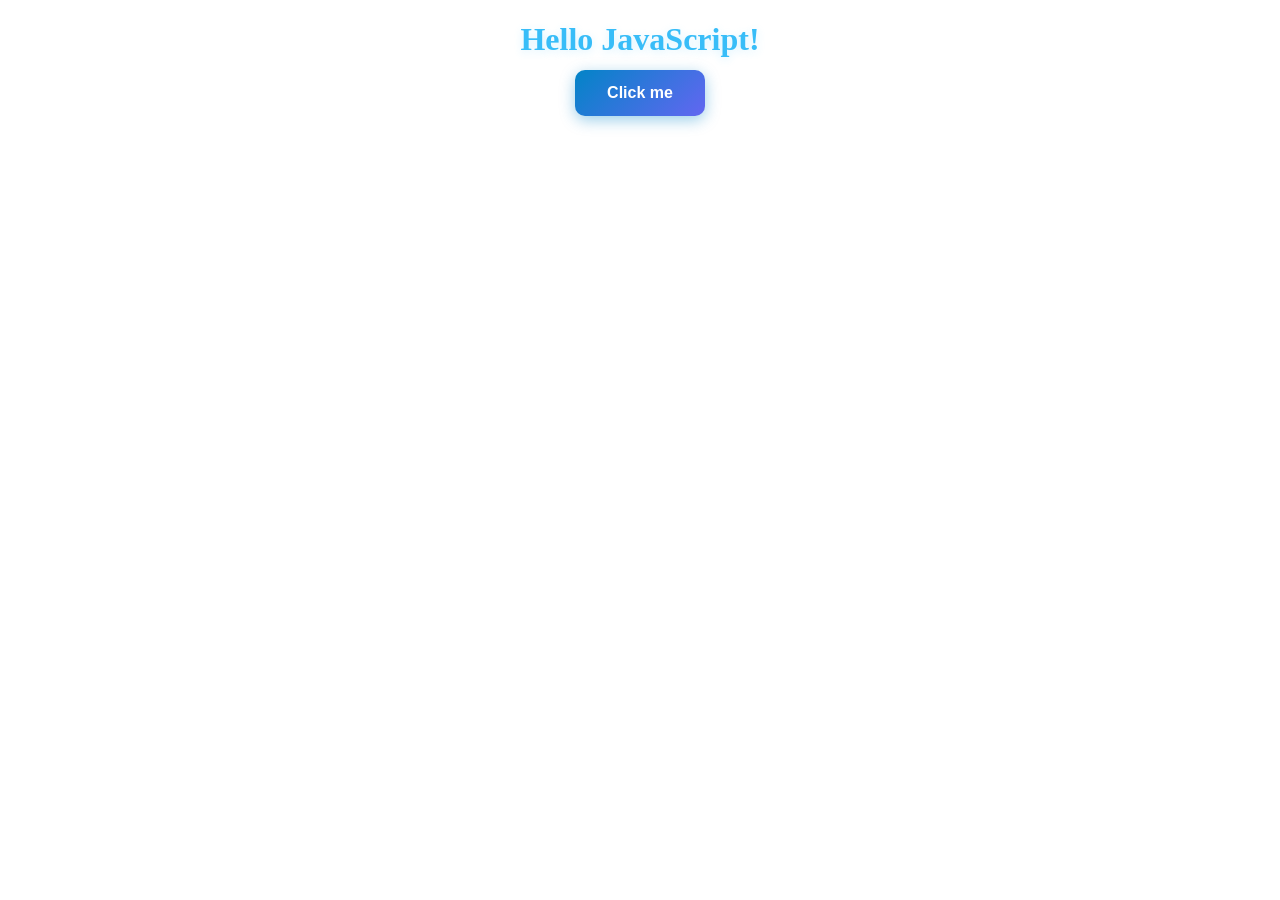
<file: index.html>
<!DOCTYPE html>
<html lang="en">
<head>
    <meta charset="UTF-8">
    <meta name="viewport" content="width=device-width, initial-scale=1.0">
    <title>Document</title>
    <link rel="stylesheet" href="style.css">
</head>
<body>
    <h1>Hello JavaScript!</h1>

    <button onclick="seyHello()">Click me</button>

    <script>
        function seyHello(){
            alert('Hello first script')
        }
        
    </script>
    <script src="script.js"></script>
</body>
</html>
</file>
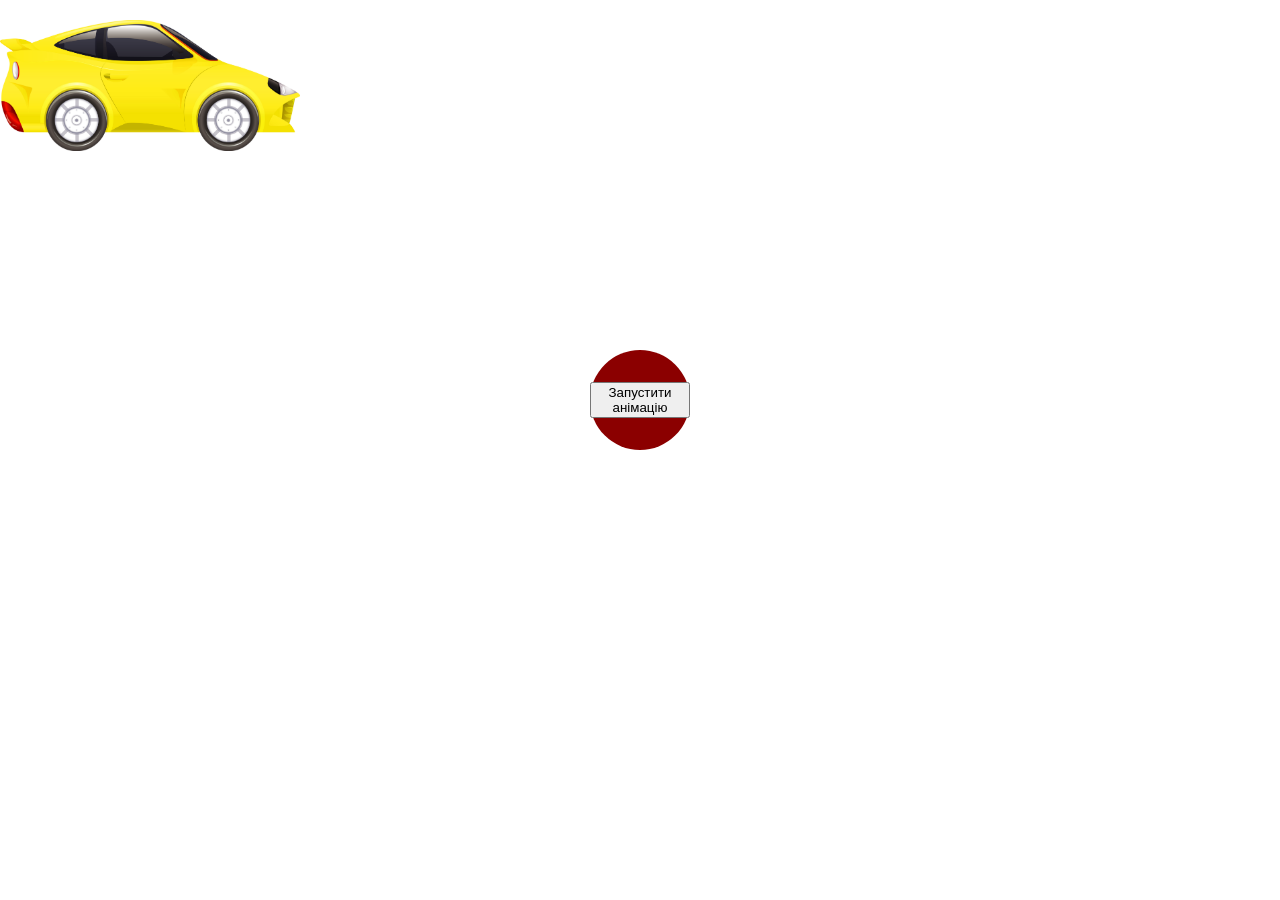
<file: animation/index.html>
<!DOCTYPE html>
<html lang="en">
<head>
    <meta charset="UTF-8">
    <meta name="viewport" content="width=device-width, initial-scale=1.0">
    <title>Document</title>
    <link rel="stylesheet" href="style.css">
</head>
<body>
    <div id="car">
        <img src="./racing-car-yellow-white/41219.jpg" alt="car">
    </div>
    <div id="box">
        <button id="startAnimation">Запустити анімацію</button>
    </div>


    <script src="script.js"></script>
</body>
</html>
</file>
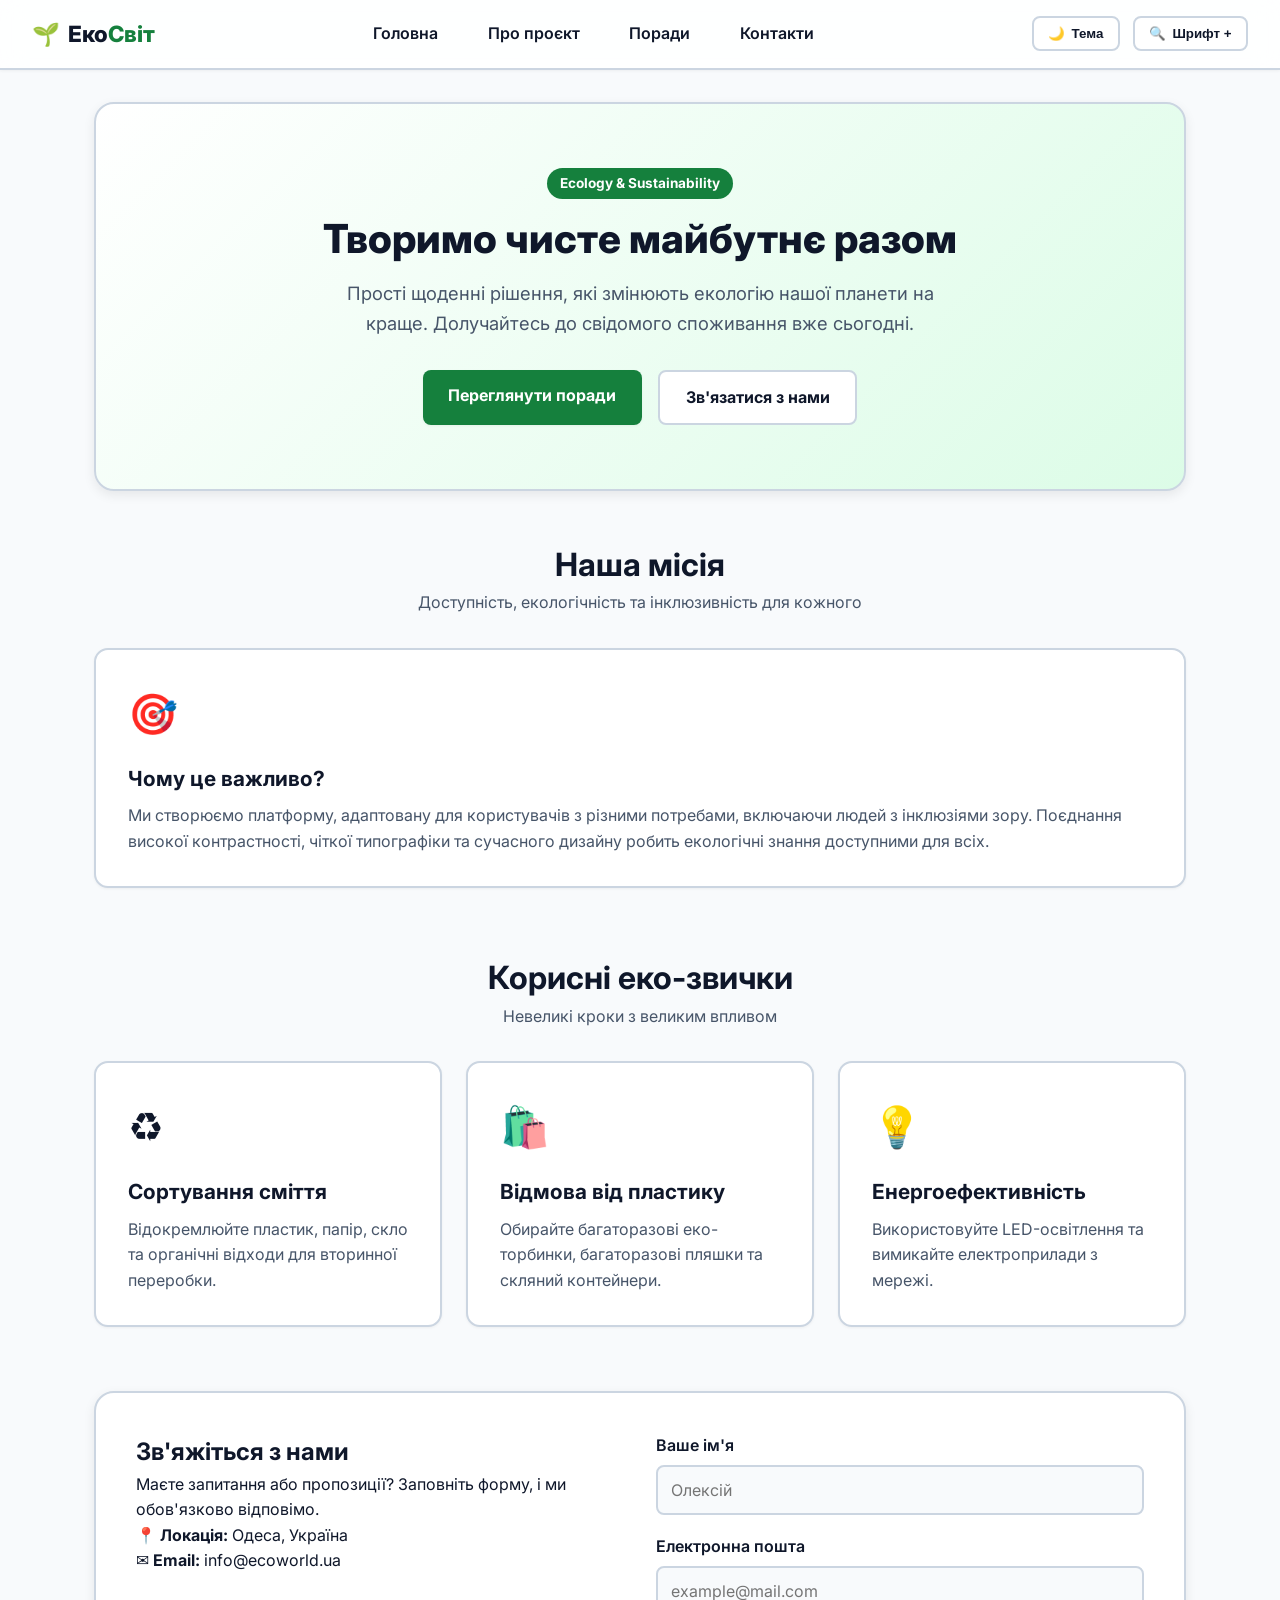
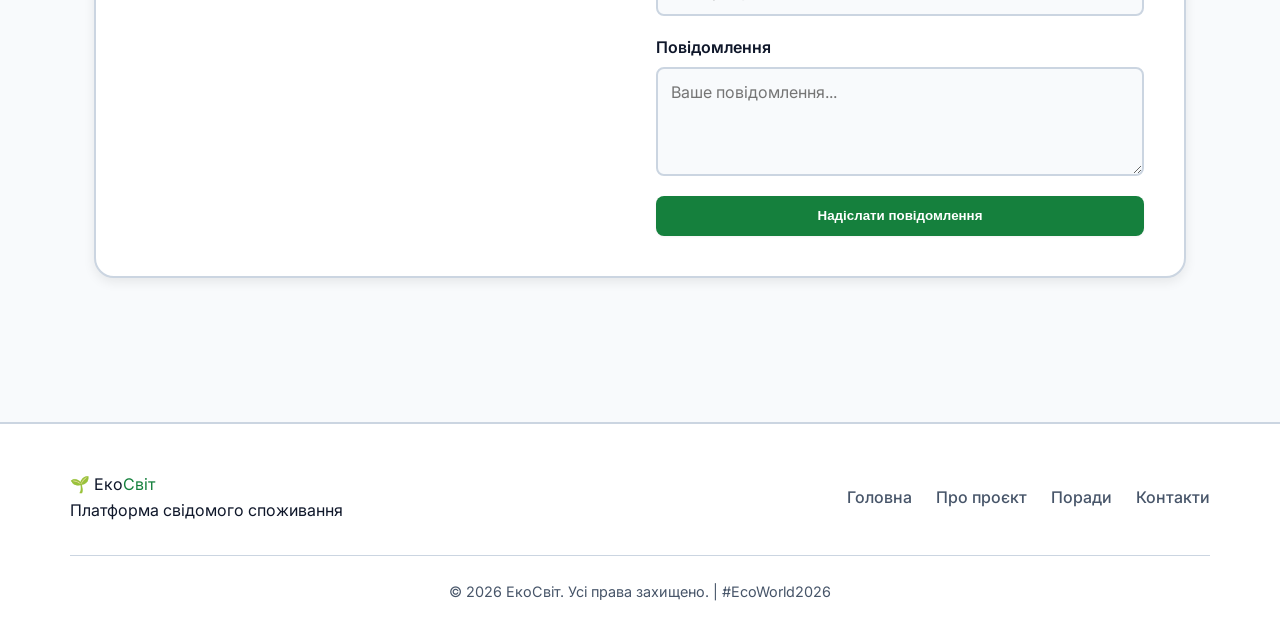
<file: projact/index.html>
<!DOCTYPE html>
<html lang="uk">
<head>
    <meta charset="UTF-8">
    <meta name="viewport" content="width=device-width, initial-scale=1.0">
    <title>Еко-Світ — Інновації для майбутнього</title>
    <link rel="stylesheet" href="style.css">
    <!-- Підключення сучасного шрифту Inter -->
    <link rel="preconnect" href="https://fonts.googleapis.com">
    <link rel="preconnect" href="https://fonts.gstatic.com" crossorigin>
    <link href="https://fonts.googleapis.com/css2?family=Inter:wght@400;500;600;700;800&display=swap" rel="stylesheet">
</head>
<body>

    <!-- Фіксована сучасна шапка -->
    <header class="navbar"> 
        <div class="logo">
            <span class="logo-icon">🌱</span>
            <span class="logo-text">Еко<span class="highlight">Світ</span></span>
        </div>
        
        <nav>
            <ul class="nav-links">
                <li><a href="#home">Головна</a></li>
                <li><a href="#about">Про проєкт</a></li>
                <li><a href="#tips">Поради</a></li>
                <li><a href="#contact">Контакти</a></li>
            </ul>
        </nav>

        <div class="accessibility-controls">
            <button id="themeToggleBtn" class="btn-control" aria-label="Змінити тему">
                <span class="btn-icon">🌙</span> <span class="btn-text">Тема</span>
            </button>
            <button id="fontToggleBtn" class="btn-control" aria-label="Збільшити шрифт">
                <span class="btn-icon">🔍</span> <span class="btn-text">Шрифт +</span>
            </button>
        </div>
    </header>

    <main id="home"> 
        <!-- Hero Section -->
        <section class="hero-section">
            <div class="hero-content">
                <span class="badge">Ecology & Sustainability</span>
                <h1>Творимо чисте майбутнє разом</h1>
                <p>Прості щоденні рішення, які змінюють екологію нашої планети на краще. Долучайтесь до свідомого споживання вже сьогодні.</p>
                <div class="hero-actions">
                    <a href="#tips" class="btn-primary">Переглянути поради</a>
                    <a href="#contact" class="btn-secondary">Зв'язатися з нами</a>
                </div>
            </div>
        </section>

        <!-- Про проєкт -->
        <section id="about" class="content-section">
            <div class="section-header">
                <h2>Наша місія</h2>
                <p>Доступність, екологічність та інклюзивність для кожного</p>
            </div>
            <article class="card feature-card">
                <div class="card-icon">🎯</div>
                <h3>Чому це важливо?</h3>
                <p>Ми створюємо платформу, адаптовану для користувачів з різними потребами, включаючи людей з інклюзіями зору. Поєднання високої контрастності, чіткої типографіки та сучасного дизайну робить екологічні знання доступними для всіх.</p>
            </article>
        </section>

        <!-- Поради -->
        <section id="tips" class="content-section">
            <div class="section-header">
                <h2>Корисні еко-звички</h2>
                <p>Невеликі кроки з великим впливом</p>
            </div>
            <div class="cards-grid">
                <article class="card">
                    <div class="card-icon">♻️</div>
                    <h3>Сортування сміття</h3>
                    <p>Відокремлюйте пластик, папір, скло та органічні відходи для вторинної переробки.</p>
                </article>
                <article class="card">
                    <div class="card-icon">🛍️</div>
                    <h3>Відмова від пластику</h3>
                    <p>Обирайте багаторазові еко-торбинки, багаторазові пляшки та скляний контейнери.</p>
                </article>
                <article class="card">
                    <div class="card-icon">💡</div>
                    <h3>Енергоефективність</h3>
                    <p>Використовуйте LED-освітлення та вимикайте електроприлади з мережі.</p>
                </article>
            </div>
        </section>

        <!-- Контакти -->
        <section id="contact" class="content-section">
            <div class="contact-container">
                <div class="contact-info">
                    <h2>Зв'яжіться з нами</h2>
                    <p>Маєте запитання або пропозиції? Заповніть форму, і ми обов'язково відповімо.</p>
                    <div class="contact-details">
                        <p>📍 <strong>Локація:</strong> Одеса, Україна</p>
                        <p>✉️ <strong>Email:</strong> info@ecoworld.ua</p>
                    </div>
                </div>

                <form class="contact-form" id="mainContactForm">
                    <div class="form-group">
                        <label for="username">Ваше ім'я</label>
                        <input type="text" id="username" placeholder="Олексій" required>
                    </div>
                    
                    <div class="form-group">
                        <label for="useremail">Електронна пошта</label>
                        <input type="email" id="useremail" placeholder="example@mail.com" required>
                    </div>

                    <div class="form-group">
                        <label for="usermessage">Повідомлення</label>
                        <textarea id="usermessage" rows="4" placeholder="Ваше повідомлення..." required></textarea>
                    </div>
                    
                    <button type="submit" class="btn-submit">Надіслати повідомлення</button>
                </form>
            </div>
        </section>
    </main>

    <!-- Підвал -->
    <footer class="footer">
        <div class="footer-content">
            <div class="footer-brand">
                <span class="logo-text">🌱 Еко<span class="highlight">Світ</span></span>
                <p>Платформа свідомого споживання</p>
            </div>
            <nav>
                <ul class="footer-links">
                    <li><a href="#home">Головна</a></li>
                    <li><a href="#about">Про проєкт</a></li>
                    <li><a href="#tips">Поради</a></li>
                    <li><a href="#contact">Контакти</a></li>
                </ul>
            </nav>
        </div>
        <div class="footer-bottom">
            <p>© 2026 ЕкоСвіт. Усі права захищено. | #EcoWorld2026</p>
        </div>
    </footer>

    <script src="script.js"></script>
</body>
</html>
</file>
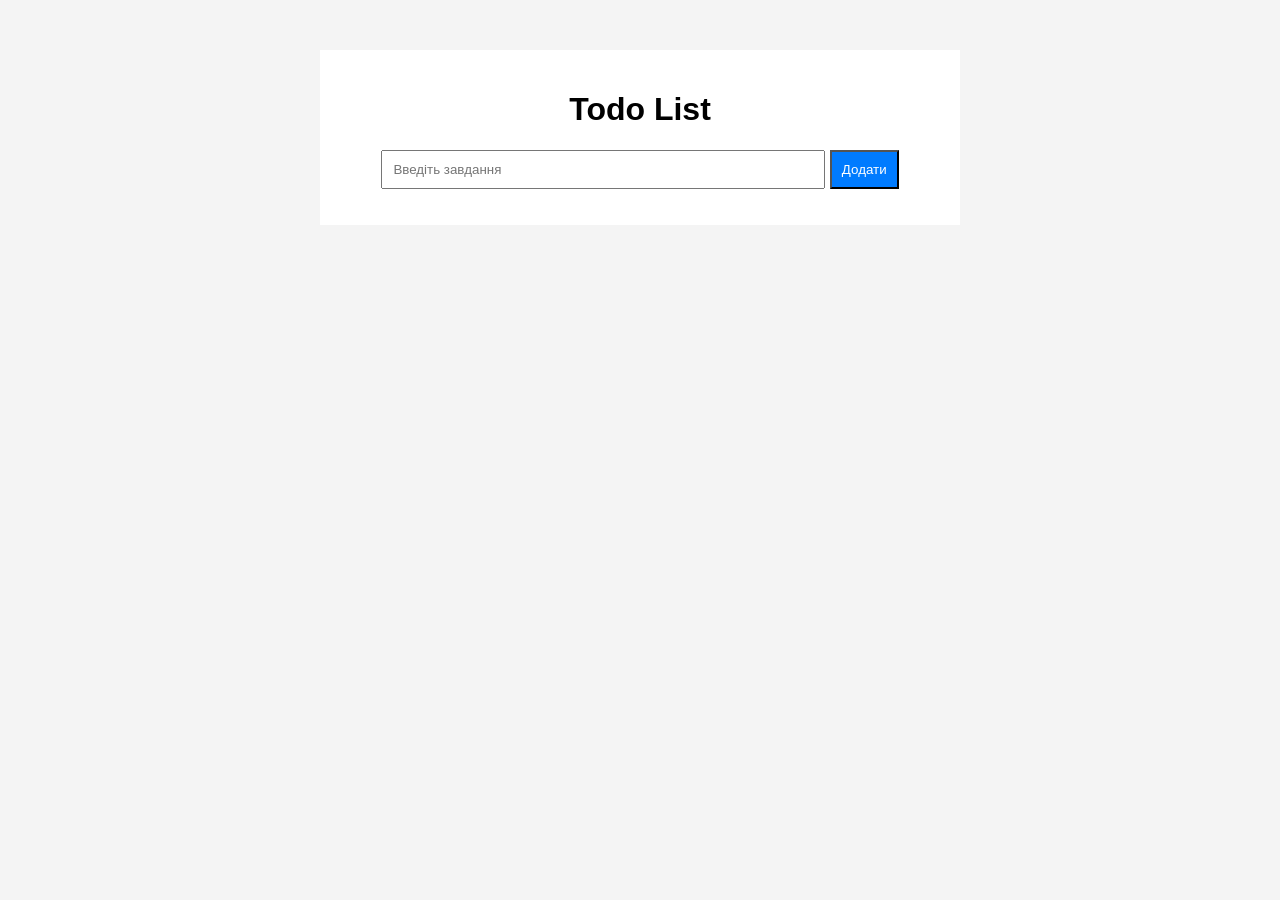
<file: todo-list/index.html>
<!DOCTYPE html>
<html lang="en">
<head>
    <meta charset="UTF-8">
    <meta name="viewport" content="width=device-width, initial-scale=1.0">
    <title>Document</title>
    <link rel="stylesheet" href="style.css">
</head>
<body>
    <div class="container">
        <h1>Todo List</h1>
        <input type="text", id="taskInput", placeholder="Введіть завдання">
        <button id="addTaskBtn">Додати</button>
        <ul id="taskList"></ul>
    </div>


    <script src="script.js"></script>
    
</body>
</html>
</file>
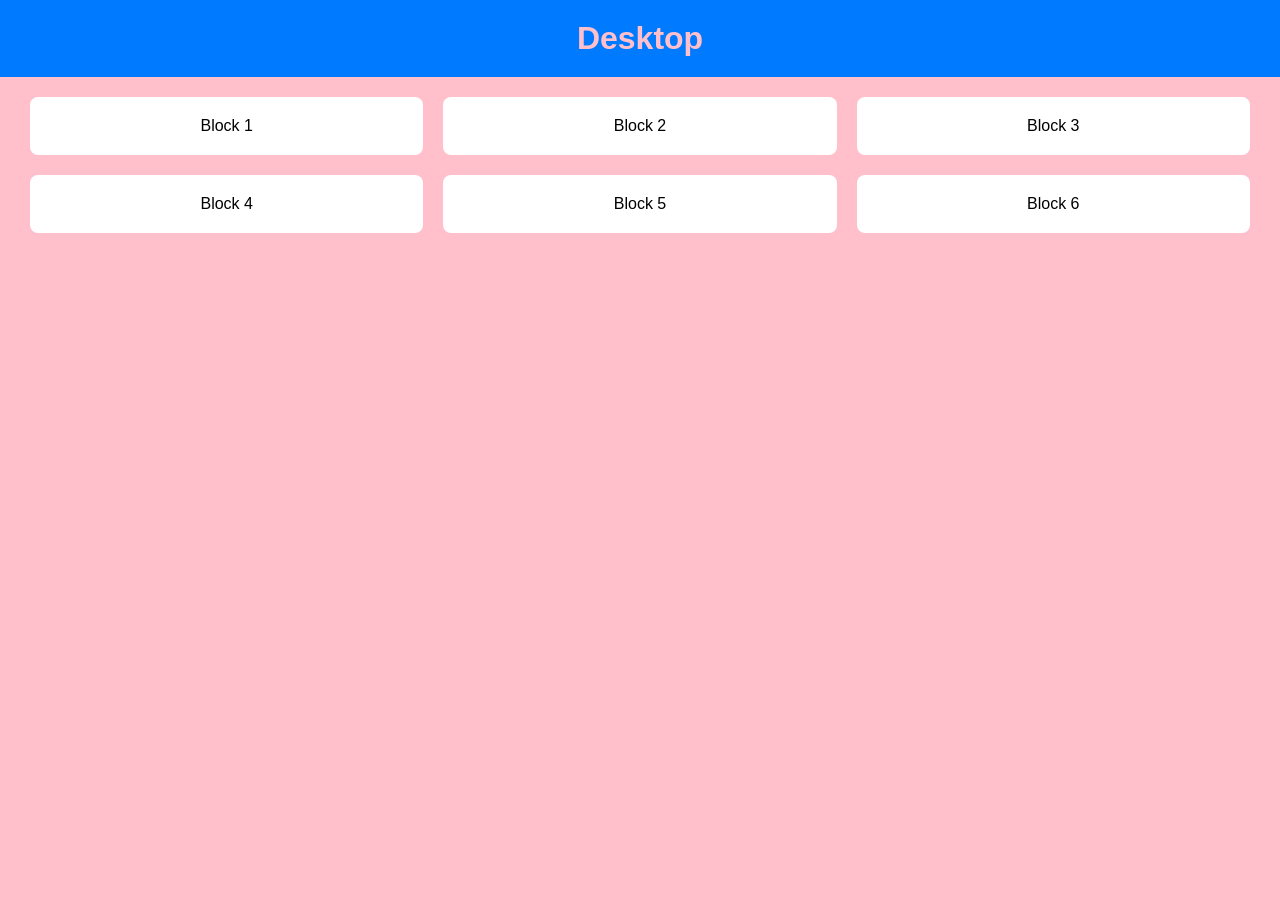
<file: адаптивна верстка/index.html>
<!DOCTYPE html>
<html lang="en">
<head>
    <meta charset="UTF-8">
    <meta name="viewport" content="width=device-width, initial-scale=1.0">
    <title>Document</title>
    <link rel="stylesheet" href="style.css">
</head>
<body>
    <header><h1 id="main-title">Desctop</h1></header>
    
    <main>
        <section class="item">Block 1</section>
        <section class="item">Block 2</section>
        <section class="item">Block 3</section>
        <section class="item">Block 4</section>
        <section class="item">Block 5</section>
        <section class="item">Block 6</section>
    </main>
    <script src="script.js"></script>
</body>
</html>
</file>
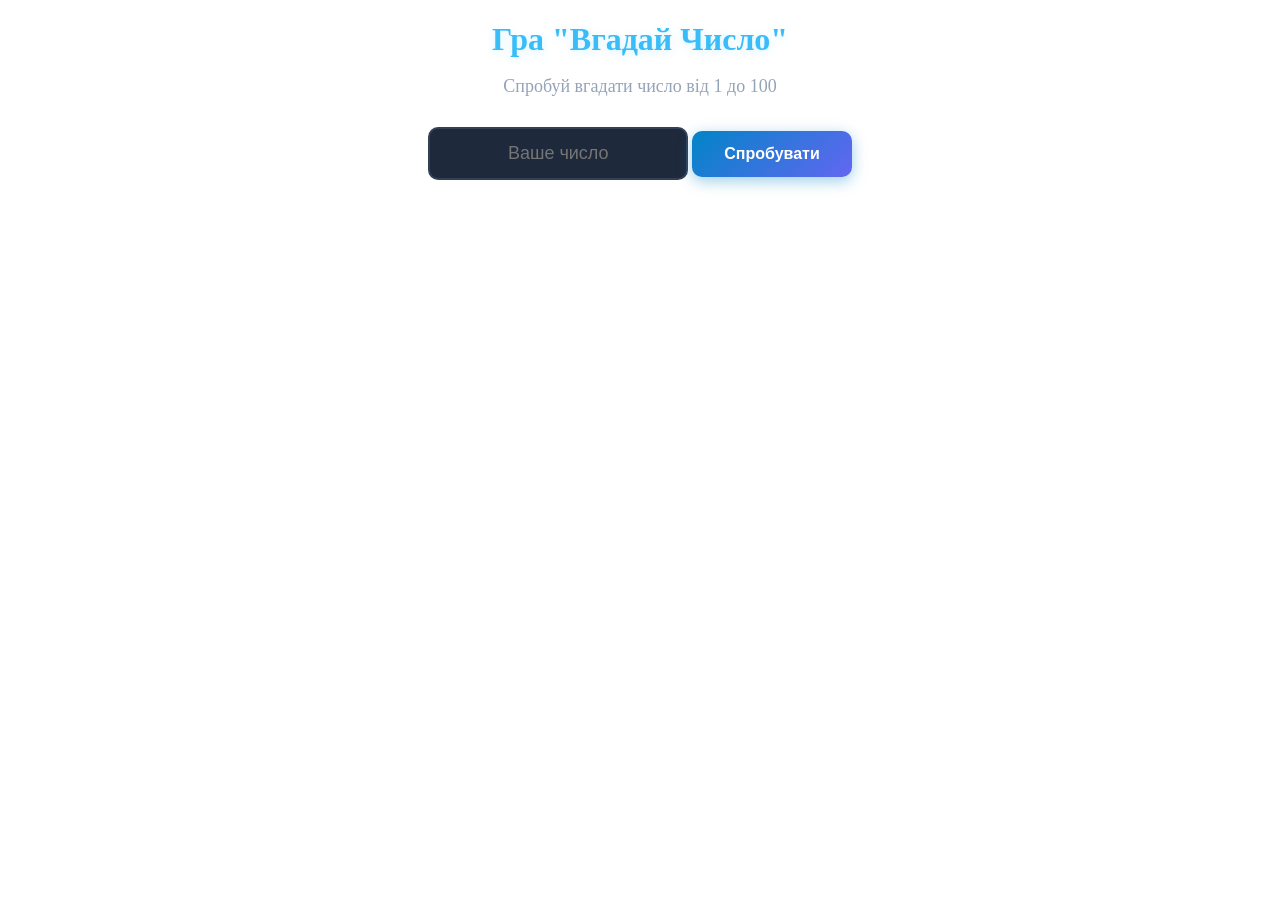
<file: game.html>
<!DOCTYPE html>
<html lang="en">
<head>
    <meta charset="UTF-8">
    <meta name="viewport" content="width=device-width, initial-scale=1.0">
    <title>Game</title>
    <link rel="stylesheet" href="style.css">
</head>
<body>
    <h1>Гра "Вгадай Число"</h1>
    <p id = "resultMessage">Спробуй вгадати число від 1 до 100</p>
    <input type="number" id="guessField" placeholder="Ваше число">
    <button onclick="checkGuess()">Спробувати</button>
    <script src="game_script.js"></script>
</body>
</html>
</file>
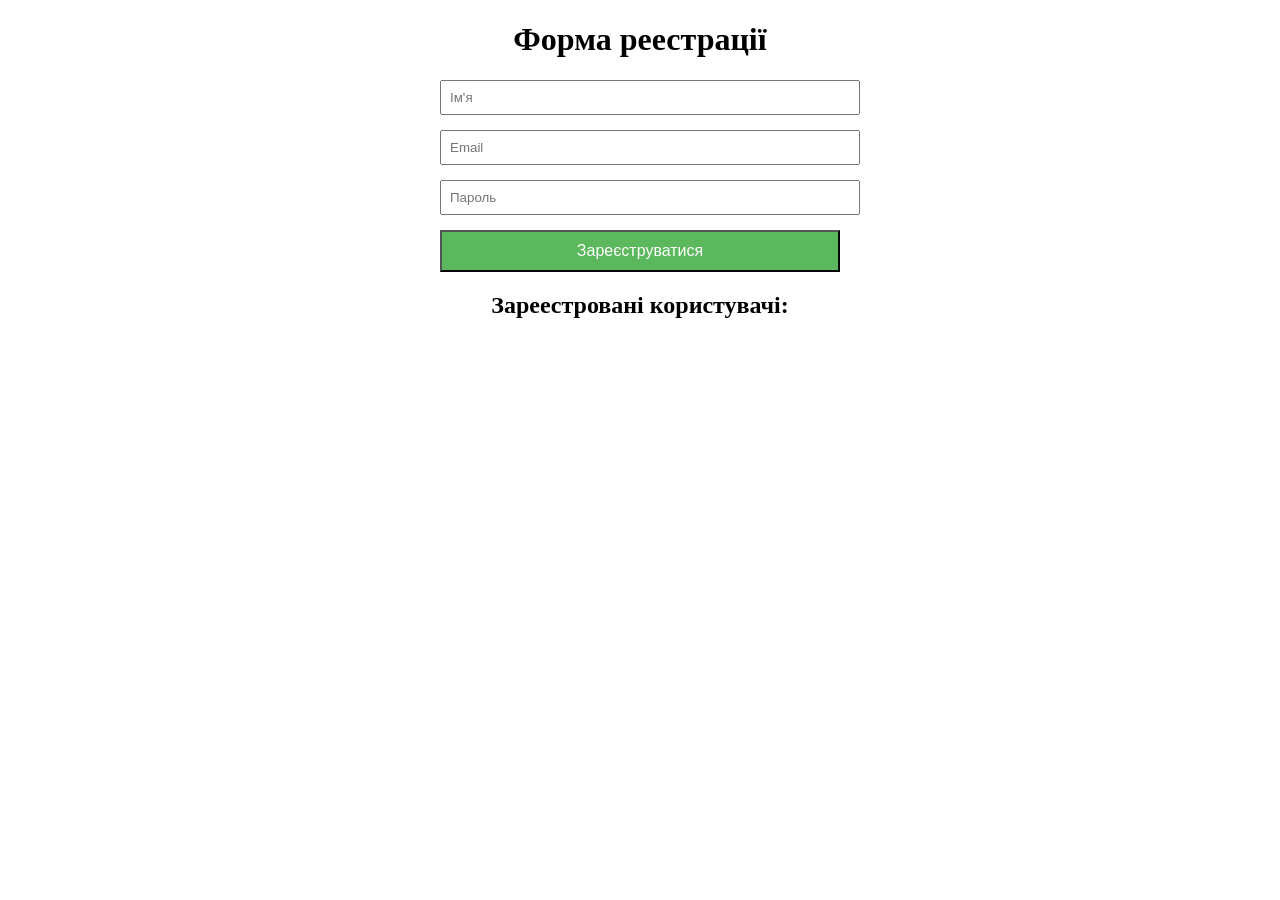
<file: form/inedex.html>
<!DOCTYPE html>
<html lang="en">
<head>
    <meta charset="UTF-8">
    <meta name="viewport" content="width=device-width, initial-scale=1.0">
    <title>Document</title>
    <link rel="stylesheet" href="style.css">
</head>
<body>
    <h1>Форма реестрації</h1>
    <form id="registrationForm">
<form id="registrationForm">
    <input type="text" id="name" placeholder="Ім'я" required>
    <input type="email" id="email" placeholder="Email" required>
    <input type="password" id="password" placeholder="Пароль" required>
    <button type="submit">Зареєструватися</button>
</form>

<h2>Зареестровані користувачі:</h2>
<ul id="userList"></ul>


    <script src="script.js"></script>
</body>
</html>
</file>
<file: style.css>
body{
    text-align: center;
}
h1{
    font-size: 32px;
    font-weight: 700;
    color: #38bdf8; 
    margin-bottom: 12px;
    text-shadow: 0 2px 10px rgba(56, 189, 248, 0.2);
}

p {
    font-size: 18px;
    color: #94a3b8;
    margin-bottom: 30px;
}

input[type="number"] {
    width: 220px;
    padding: 14px 18px;
    font-size: 18px;
    text-align: center;
    color: #ffffff;
    background-color: #1e293b;
    border: 2px solid #334155;
    border-radius: 10px;
    outline: none;
    margin-bottom: 15px;
    transition: all 0.3s ease;
}
input::-webkit-outer-spin-button,
input::-webkit-inner-spin-button {
    -webkit-appearance: none;
    margin: 0;
}
button{
    padding: 14px 32px;
    font-size: 16px;
    font-weight: 600;
    color: #ffffff;
    background-image: linear-gradient(135deg, #0284c7 0%, #6366f1 100%);
    border: none;
    border-radius: 10px;
    cursor: pointer;
    box-shadow: 0 4px 15px rgba(2, 132, 199, 0.4);
    transition: all 0.3s ease;
}
</file>
<file: animation/style.css>
body{
    margin: 0;
    padding: 0;
    overflow-x: hidden;
}
div{
    position: relative;
}
#car{
    position: absolute;
    top: 20px;
    left: 0;
}
img{
    width: 300px;
    display: block;
}

#box{
    width: 100px;
    height: 100px;
    background-color: #8b0000;
    position: relative;
    border-radius: 50px;
    /* animation: move 5s; */

    display: flex;
    justify-content: center;
    align-items: center;
    margin: 350px auto 0 auto;

}

@keyframes move {
    0%{
        transform: translateX(0);
        background-color: #8b0000;
    }

    50% {
        transform: translateX(200px); 
        background-color: #ffffe0;
    }

    100%{
        transform: translateX(0);
        background-color: #8b0000;
    }
    
}
</file>
<file: projact/style.css>
/* ==========================================
   Динамічні CSS-змінні (Theme & Accessibility)
   ========================================== */
:root {
    --bg-main: #f8fafc;
    --bg-card: #ffffff;
    --bg-nav: rgba(255, 255, 255, 0.85);
    
    --text-main: #0f172a;
    --text-muted: #475569;
    
    --primary: #15803d; /* Контрастний зелений */
    --primary-hover: #166534;
    --primary-light: #dcfce7;
    
    --border-color: #cbd5e1;
    --focus-ring: #22c55e;
    
    --shadow-sm: 0 1px 3px rgba(0,0,0,0.05);
    --shadow-md: 0 4px 12px rgba(0,0,0,0.08);
    --shadow-lg: 0 12px 24px rgba(0,0,0,0.12);
    
    --font-base: 1rem;
    --radius-sm: 8px;
    --radius-md: 14px;
    --radius-lg: 20px;
}

/* Темна тема з високою контрастністю */
body.dark-theme {
    --bg-main: #0b1329;
    --bg-card: #152238;
    --bg-nav: rgba(21, 34, 56, 0.85);
    
    --text-main: #f8fafc;
    --text-muted: #94a3b8;
    
    --primary: #4ade80;
    --primary-hover: #22c55e;
    --primary-light: rgba(74, 222, 128, 0.15);
    
    --border-color: #334155;
    --shadow-md: 0 4px 12px rgba(0,0,0,0.4);
    --shadow-lg: 0 12px 24px rgba(0,0,0,0.6);
}

/* Збільшений режим для людей з інклюзіями зору */
body.large-text {
    --font-base: 1.2rem;
}

/* ==========================================
   Базові стилі
   ========================================== */
* {
    box-sizing: border-box;
    margin: 0;
    padding: 0;
}

html {
    scroll-behavior: smooth;
}

body {
    font-family: 'Inter', system-ui, -apple-system, sans-serif;
    font-size: var(--font-base);
    background-color: var(--bg-main);
    color: var(--text-main);
    line-height: 1.6;
    transition: background-color 0.3s ease, color 0.3s ease;
}

/* ==========================================
   Шапка (Navbar)
   ========================================== */
.navbar {
    display: flex;
    justify-content: space-between;
    align-items: center;
    padding: 1rem 2rem;
    position: sticky;
    top: 0;
    z-index: 1000;
    background-color: var(--bg-nav);
    backdrop-filter: blur(12px);
    border-bottom: 2px solid var(--border-color);
    box-shadow: var(--shadow-sm);
}

.logo {
    display: flex;
    align-items: center;
    gap: 0.5rem;
    font-size: 1.4rem;
    font-weight: 800;
}

.highlight {
    color: var(--primary);
}

.nav-links {
    display: flex;
    list-style: none;
    gap: 1.5rem;
}

.nav-links a {
    color: var(--text-main);
    text-decoration: none;
    font-weight: 600;
    padding: 0.5rem 0.8rem;
    border-radius: var(--radius-sm);
    transition: all 0.2s ease;
}

.nav-links a:hover {
    color: var(--primary);
    background-color: var(--primary-light);
}

/* Кнопки керування */
.accessibility-controls {
    display: flex;
    gap: 0.8rem;
}

.btn-control {
    display: flex;
    align-items: center;
    gap: 0.4rem;
    background-color: var(--bg-card);
    color: var(--text-main);
    border: 2px solid var(--border-color);
    padding: 0.5rem 0.9rem;
    border-radius: var(--radius-sm);
    font-weight: 600;
    cursor: pointer;
    transition: all 0.2s ease;
}

.btn-control:hover {
    border-color: var(--primary);
    transform: translateY(-2px);
}

/* ==========================================
   Основний контент
   ========================================== */
main {
    max-width: 1140px;
    margin: 0 auto;
    padding: 2rem 1.5rem;
}

/* Hero Section */
.hero-section {
    background: linear-gradient(135deg, var(--bg-card) 0%, var(--primary-light) 100%);
    border: 2px solid var(--border-color);
    border-radius: var(--radius-lg);
    padding: 4rem 2rem;
    text-align: center;
    margin-bottom: 3rem;
    box-shadow: var(--shadow-md);
}

.badge {
    display: inline-block;
    background-color: var(--primary);
    color: #ffffff;
    font-weight: 700;
    font-size: 0.85rem;
    padding: 0.3rem 0.8rem;
    border-radius: 50px;
    margin-bottom: 1rem;
}

body.dark-theme .badge {
    color: #000000;
}

.hero-section h1 {
    font-size: 2.5rem;
    font-weight: 800;
    line-height: 1.2;
    margin-bottom: 1rem;
}

.hero-section p {
    font-size: 1.15rem;
    color: var(--text-muted);
    max-width: 650px;
    margin: 0 auto 2rem auto;
}

.hero-actions {
    display: flex;
    justify-content: center;
    gap: 1rem;
    flex-wrap: wrap;
}

/* Кнопки */
.btn-primary, .btn-submit {
    background-color: var(--primary);
    color: #ffffff;
    font-weight: 700;
    padding: 0.8rem 1.6rem;
    border-radius: var(--radius-sm);
    text-decoration: none;
    border: none;
    cursor: pointer;
    transition: all 0.2s ease;
    box-shadow: var(--shadow-sm);
}

body.dark-theme .btn-primary,
body.dark-theme .btn-submit {
    color: #000000;
}

.btn-primary:hover, .btn-submit:hover {
    background-color: var(--primary-hover);
    transform: translateY(-2px);
    box-shadow: var(--shadow-md);
}

.btn-secondary {
    background-color: var(--bg-card);
    color: var(--text-main);
    border: 2px solid var(--border-color);
    font-weight: 700;
    padding: 0.8rem 1.6rem;
    border-radius: var(--radius-sm);
    text-decoration: none;
    transition: all 0.2s ease;
}

.btn-secondary:hover {
    border-color: var(--primary);
    transform: translateY(-2px);
}

/* Секції та сітка ка карток */
.content-section {
    margin-bottom: 4rem;
}

.section-header {
    text-align: center;
    margin-bottom: 2rem;
}

.section-header h2 {
    font-size: 2rem;
    font-weight: 700;
}

.section-header p {
    color: var(--text-muted);
}

.cards-grid {
    display: grid;
    grid-template-columns: repeat(auto-fit, minmax(280px, 1fr));
    gap: 1.5rem;
}

.card {
    background-color: var(--bg-card);
    border: 2px solid var(--border-color);
    border-radius: var(--radius-md);
    padding: 2rem;
    box-shadow: var(--shadow-sm);
    transition: all 0.3s ease;
}

.card:hover {
    transform: translateY(-5px);
    box-shadow: var(--shadow-lg);
    border-color: var(--primary);
}

.card-icon {
    font-size: 2.5rem;
    margin-bottom: 1rem;
}

.card h3 {
    margin-bottom: 0.5rem;
    font-size: 1.3rem;
}

.card p {
    color: var(--text-muted);
}

/* Контактна форма */
.contact-container {
    display: grid;
    grid-template-columns: repeat(auto-fit, minmax(300px, 1fr));
    gap: 2rem;
    background-color: var(--bg-card);
    border: 2px solid var(--border-color);
    border-radius: var(--radius-lg);
    padding: 2.5rem;
    box-shadow: var(--shadow-md);
}

.contact-form {
    display: flex;
    flex-direction: column;
    gap: 1.2rem;
}

.form-group {
    display: flex;
    flex-direction: column;
    gap: 0.4rem;
}

.form-group label {
    font-weight: 600;
}

.form-group input, .form-group textarea {
    padding: 0.8rem;
    border: 2px solid var(--border-color);
    border-radius: var(--radius-sm);
    background-color: var(--bg-main);
    color: var(--text-main);
    font-family: inherit;
    font-size: 1rem;
    transition: border-color 0.2s ease;
}

.form-group input:focus, .form-group textarea:focus {
    outline: none;
    border-color: var(--focus-ring);
}

/* ==========================================
   Підвал (Footer)
   ========================================== */
.footer {
    background-color: var(--bg-card);
    border-top: 2px solid var(--border-color);
    padding: 3rem 1.5rem 1.5rem;
    margin-top: 3rem;
}

.footer-content {
    max-width: 1140px;
    margin: 0 auto;
    display: flex;
    justify-content: space-between;
    align-items: center;
    flex-wrap: wrap;
    gap: 1.5rem;
    padding-bottom: 2rem;
    border-bottom: 1px solid var(--border-color);
}

.footer-links {
    display: flex;
    list-style: none;
    gap: 1.5rem;
}

.footer-links a {
    color: var(--text-muted);
    text-decoration: none;
    font-weight: 500;
}

.footer-links a:hover {
    color: var(--primary);
}

.footer-bottom {
    text-align: center;
    padding-top: 1.5rem;
    color: var(--text-muted);
    font-size: 0.9rem;
}
</file>
<file: todo-list/style.css>
body{
    font-family: Arial, Helvetica, sans-serif;
    margin: 0;
    padding: 0;
    background-color: #f4f4f4;
    text-align: center;
}

.container{
    max-width: 600px;
    margin: 50px auto;
    padding: 20px;
    background: #fff;
}

input{
    width: 70%;
    padding: 10px;
}

button{
    padding: 10px;
    background: #007bff;
    color: #fff;
    cursor: pointer;
}

button:hover{
    background-color: #0056b3;
}

ul{
    text-align-last: left;
}
</file>
<file: адаптивна верстка/style.css>
body{
    font-family: Arial, Helvetica, sans-serif;
    margin: 0;
    padding: 0;
    background-color: #f4f4f4;
    text-align: center;
}

header{
    background-color: #007bff;
    padding: 20px;
}

h1{
    margin: 0;
}

main{
    display: flex;
    flex-wrap: wrap;
    gap:20px;
    justify-content: center;
    padding: 20px;

}
.item{
    background-color: #fff;
    border-radius: 1px solid #ccc;
    border-radius: 8px;
    padding: 20px;
    box-sizing: border-box;
}

/* Desktop */
@media (min-width:1024px) {
    .item{
        flex:calc(33.33% - 20px);
        max-width: calc(33.33% - 20px);
    }
}

/* Tablet */
@media(min-width:768px) and (max-width:1023px){
    .item{
        flex:calc(50% - 20px);
        max-width: calc(50% - 20px);
    }
}

/* Mobile */
@media (max-width:767px) {
    .item{
        flex:100%;
        max-width: 100%;
    }
    header{
        padding: 15px;
    }
}
</file>
<file: form/style.css>
h1, h2 {
    text-align: center;

}

form{
    max-width: 400px;
    margin: 20px auto;
}

input{
    width: 100%;
    padding: 8px;
    margin-bottom: 15px;
}

button{
    width: 100%;
    padding: 10px;
    background-color: #5cb85c;
    color: #fff;
    cursor: pointer;
    font-size: 16px;

}
button:hover{
    background-color: #4cae4c;
}

ul{ 
    max-width: 400px;
    margin: 20px auto;
}
</file>
